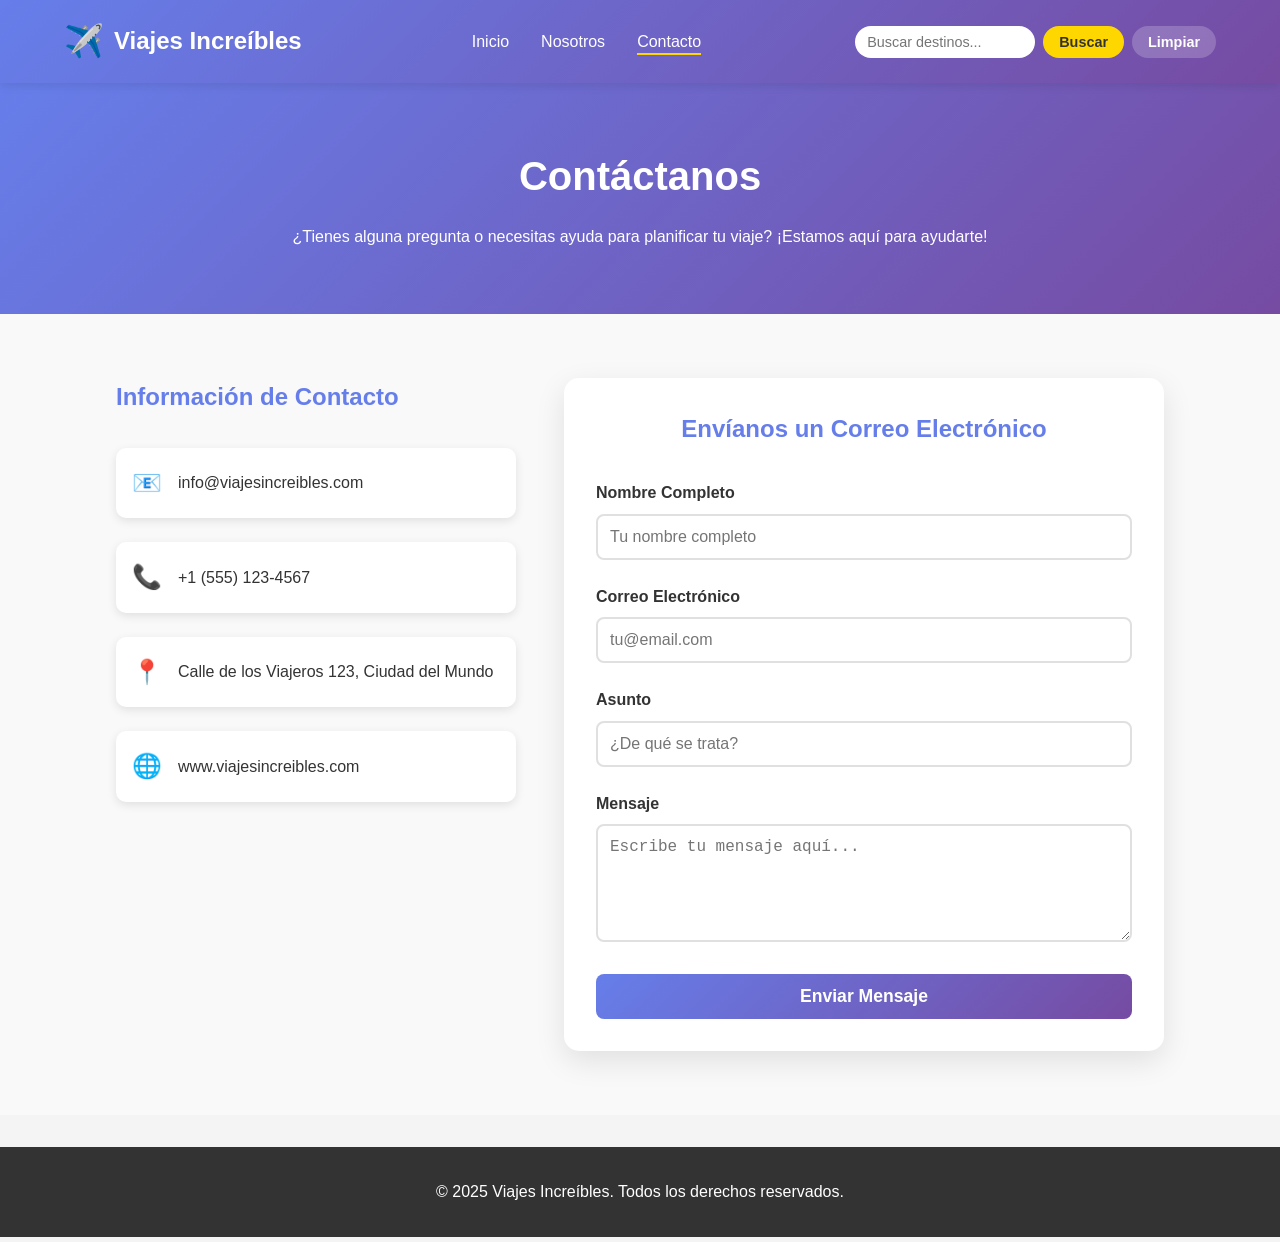
<file: contacto.html>
<!DOCTYPE html>
<html lang="es">
<head>
    <meta charset="UTF-8">
    <meta name="viewport" content="width=device-width, initial-scale=1.0">
    <title>Viajes Increíbles - Contacto</title>
    <link rel="stylesheet" href="css/style.css">
</head>
<body>
    <!-- Barra de navegación -->
    <nav class="navbar">
        <div class="logo">
            <span class="logo-icon">✈️</span>
            <span>Viajes Increíbles</span>
        </div>
        <ul class="nav-links">
            <li><a href="index.html">Inicio</a></li>
            <li><a href="nosotros.html">Nosotros</a></li>
            <li><a href="contacto.html" class="active">Contacto</a></li>
        </ul>
        <div class="search-bar">
            <input type="text" id="searchInput" placeholder="Buscar destinos...">
            <button class="search-btn" onclick="performSearch()">Buscar</button>
            <button class="clear-btn" onclick="clearSearch()">Limpiar</button>
        </div>
        <div class="hamburger">
            <span></span>
            <span></span>
            <span></span>
        </div>
    </nav>

    <!-- Sección de Contacto -->
    <section class="contact-section">
        <div class="contact-hero">
            <h1>Contáctanos</h1>
            <p>¿Tienes alguna pregunta o necesitas ayuda para planificar tu viaje? ¡Estamos aquí para ayudarte!</p>
        </div>

        <div class="contact-container">
            <div class="contact-info">
                <h2>Información de Contacto</h2>
                <div class="info-item">
                    <span class="info-icon">📧</span>
                    <p>info@viajesincreibles.com</p>
                </div>
                <div class="info-item">
                    <span class="info-icon">📞</span>
                    <p>+1 (555) 123-4567</p>
                </div>
                <div class="info-item">
                    <span class="info-icon">📍</span>
                    <p>Calle de los Viajeros 123, Ciudad del Mundo</p>
                </div>
                <div class="info-item">
                    <span class="info-icon">🌐</span>
                    <p>www.viajesincreibles.com</p>
                </div>
            </div>

            <div class="contact-form-container">
                <h2>Envíanos un Correo Electrónico</h2>
                <form id="contactForm" action="#" method="POST">
                    <div class="form-group">
                        <label for="nombre">Nombre Completo</label>
                        <input type="text" id="nombre" name="nombre" required placeholder="Tu nombre completo">
                    </div>
                    <div class="form-group">
                        <label for="email">Correo Electrónico</label>
                        <input type="email" id="email" name="email" required placeholder="tu@email.com">
                    </div>
                    <div class="form-group">
                        <label for="asunto">Asunto</label>
                        <input type="text" id="asunto" name="asunto" required placeholder="¿De qué se trata?">
                    </div>
                    <div class="form-group">
                        <label for="mensaje">Mensaje</label>
                        <textarea id="mensaje" name="mensaje" rows="5" required placeholder="Escribe tu mensaje aquí..."></textarea>
                    </div>
                    <button type="submit" class="submit-btn">Enviar Mensaje</button>
                </form>
            </div>
        </div>
    </section>

    <footer>
        <p>&copy; 2025 Viajes Increíbles. Todos los derechos reservados.</p>
    </footer>

    <script src="js/app.js"></script>
</body>
</html>
</file>
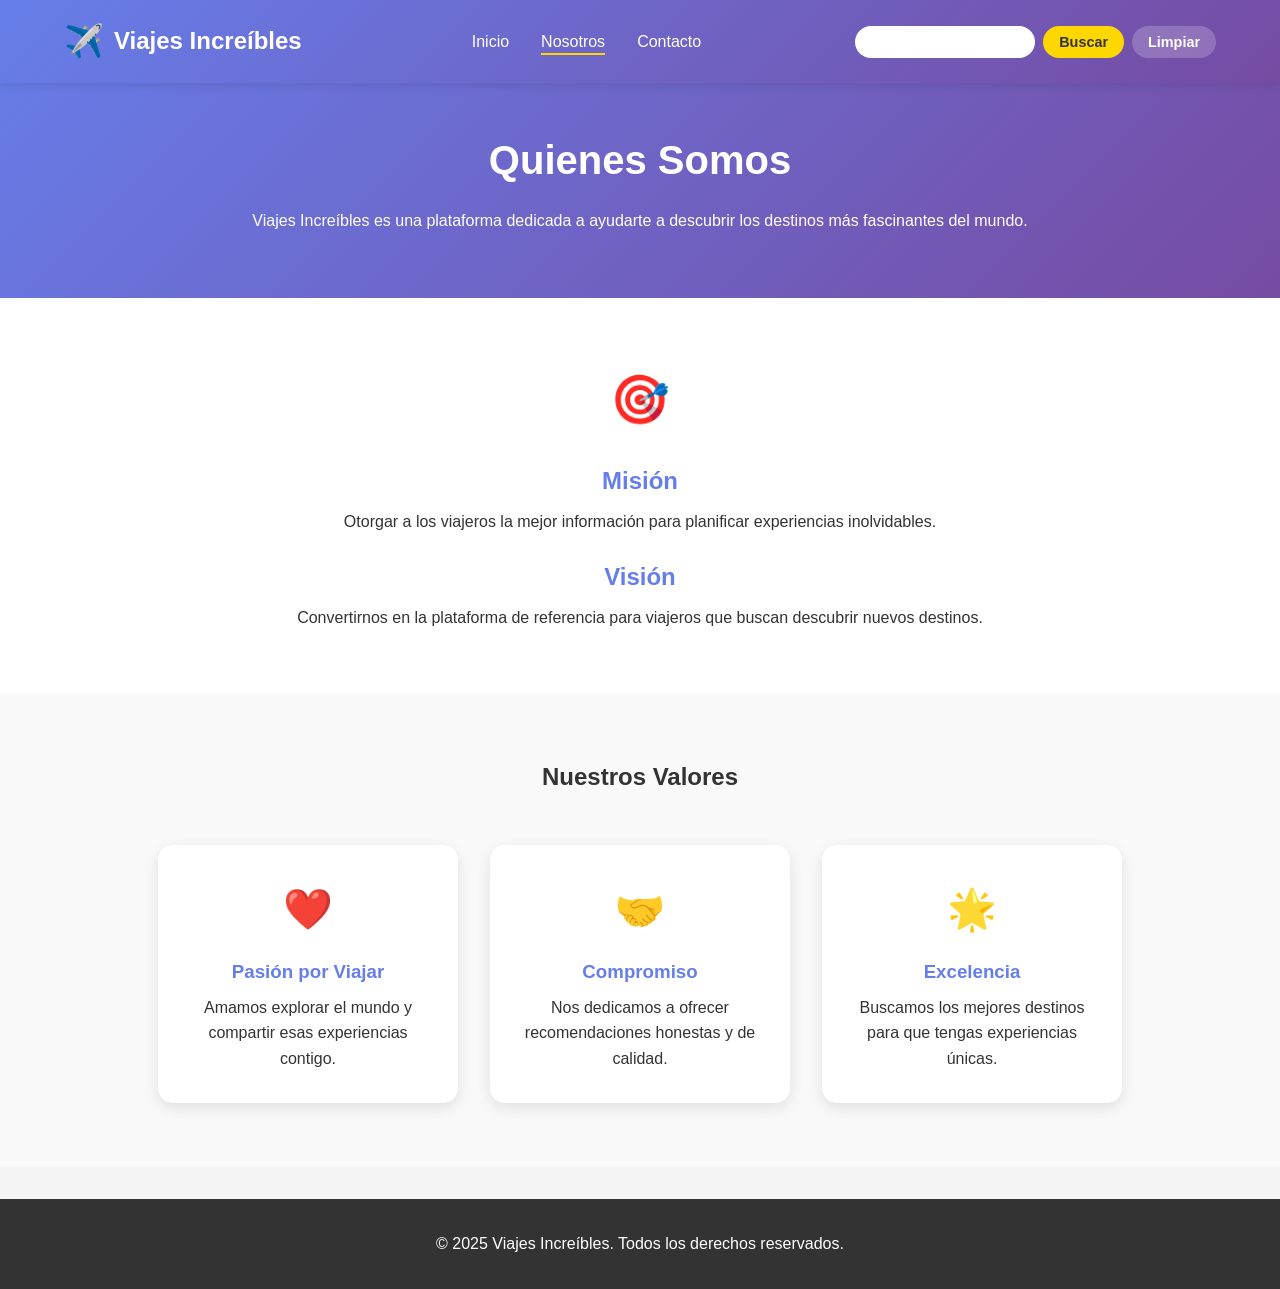
<file: nosotros.html>
<!DOCTYPE html>
<html lang="es">
<head>
    <meta charset="UTF-8">
    <meta name="viewport" content="width=device-width, initial-scale=1.0">
    <title>Viajes Increíbles - Nosotros</title>
    <link rel="stylesheet" href="css/style.css">
</head>
<body>
    <!-- Barra de navegación -->
    <nav class="navbar">
        <div class="logo">
            <span class="logo-icon">✈️</span>
            <span>Viajes Increíbles</span>
        </div>
        <ul class="nav-links">
            <li><a href="index.html">Inicio</a></li>
            <li><a href="nosotros.html" class="active">Nosotros</a></li>
            <li><a href="contacto.html">Contacto</a></li>
        </ul>
        <div class="search-bar">
            <input type="text" id="searchInput" implique destinos...">
            <button class="search-btn" onclick="performSearch()">Buscar</button>
            <button class="clear-btn" onclick="clearSearch()">Limpiar</button>
        </div>
        <div class="hamburger">
            <span></span>
            <span></span>
            <span></span>
        </div>
        </div>
    </nav>

    <!-- Sección Nosotros -->
    <section class="about-hero">
        <div class="about-hero-content">
            <h1>Quienes Somos</h1>
            <p>Viajes Increíbles es una plataforma dedicada a ayudarte a descubrir los destinos más fascinantes del mundo.</p>
        </div>
    </section>

    <section class="about-info">
        <div class="about-card">
            <span class="about-icon">🎯</span>
            <h2>Misión</h2>
            <p>Otorgar a los viajeros la mejor información para planificar experiencias inolvidables.</p>
            
            <h2>Visión</h2>
            <p>Convertirnos en la plataforma de referencia para viajeros que buscan descubrir nuevos destinos.</p>
        </div>
    </section>

    <section class="values">
        <h2>Nuestros Valores</h2>
        <div class="values-grid">
            <div class="value-item">
                <span class="value-icon">❤️</span>
                <h3>Pasión por Viajar</h3>
                <p>Amamos explorar el mundo y compartir esas experiencias contigo.</p>
            </div>
            <div class="value-item">
                <span class="value-icon">🤝</span>
                <h3>Compromiso</h3>
                <p>Nos dedicamos a ofrecer recomendaciones honestas y de calidad.</p>
            </div>
            <div class="value-item">
                <span class="value-icon">🌟</span>
                <h3>Excelencia</h3>
                <p>Buscamos los mejores destinos para que tengas experiencias únicas.</p>
            </div>
        </div>
    </section>

    <footer>
        <p>&copy; 2025 Viajes Increíbles. Todos los derechos reservados.</p>
    </footer>

    <script src="js/app.js"></script>
</body>
</html>
</file>
<file: css/style.css>
/* General Styles */
* {
    margin: 0;
    padding: 0;
    box-sizing: border-box;
}

body {
    font-family: 'Segoe UI', Tahoma, Geneva, Verdana, sans-serif;
    line-height: 1.6;
    color: #333;
    background-color: #f4f4f4;
}

/* Navigation */
.navbar {
    display: flex;
    justify-content: space-between;
    align-items: center;
    padding: 1rem 5%;
    background: linear-gradient(135deg, #667eea 0%, #764ba2 100%);
    position: fixed;
    width: 100%;
    top: 0;
    z-index: 1000;
    box-shadow: 0 2px 10px rgba(0,0,0,0.1);
}

.logo {
    display: flex;
    align-items: center;
    color: white;
    font-size: 1.5rem;
    font-weight: bold;
}

.logo-icon {
    font-size: 2rem;
    margin-right: 10px;
}

.nav-links {
    display: flex;
    list-style: none;
}

.nav-links li {
    margin-left: 2rem;
}

.nav-links a {
    color: white;
    text-decoration: none;
    font-weight: 500;
    transition: color 0.3s ease;
    position: relative;
}

.nav-links a::after {
    content: '';
    position: absolute;
    width: 0;
    height: 2px;
    bottom: -5px;
    left: 0;
    background-color: #ffd700;
    transition: width 0.3s ease;
}

.nav-links a:hover::after,
.nav-links a.active::after {
    width: 100%;
}

/* Hamburger Menu */
.hamburger {
    display: none;
    flex-direction: column;
    cursor: pointer;
}

.hamburger span {
    width: 25px;
    height: 3px;
    background-color: white;
    margin: 3px 0;
    transition: 0.4s;
}

/* Hero Section */
.hero {
    background: linear-gradient(rgba(0,0,0,0.5), rgba(0,0,0,0.5)), url('../imagenes/hero-bg.jpg') no-repeat center center/cover;
    height: 100vh;
    display: flex;
    align-items: center;
    justify-content: center;
    text-align: center;
    color: white;
    padding-top: 80px;
}

.hero-content h1 {
    font-size: 3rem;
    margin-bottom: 1rem;
    text-shadow: 2px 2px 4px rgba(0,0,0,0.5);
}

.hero-content p {
    font-size: 1.2rem;
    margin-bottom: 2rem;
    max-width: 600px;
    margin-left: auto;
    margin-right: auto;
}

.cta-button {
    display: inline-block;
    background-color: #ffd700;
    color: #333;
    padding: 12px 30px;
    text-decoration: none;
    border-radius: 50px;
    font-weight: bold;
    transition: transform 0.3s ease, box-shadow 0.3s ease;
}

.cta-button:hover {
    transform: translateY(-3px);
    box-shadow: 0 10px 20px rgba(0,0,0,0.2);
}

/* Highlight Points */
.highlight-points {
    display: flex;
    justify-content: center;
    flex-wrap: wrap;
    padding: 4rem 5%;
    background-color: white;
    gap: 2rem;
}

.point {
    flex: 1;
    min-width: 250px;
    max-width: 300px;
    text-align: center;
    padding: 2rem;
    border-radius: 15px;
    box-shadow: 0 5px 15px rgba(0,0,0,0.1);
    transition: transform 0.3s ease;
}

.point:hover {
    transform: translateY(-10px);
}

.point-icon {
    font-size: 3rem;
    margin-bottom: 1rem;
    display: block;
}

.point h3 {
    color: #667eea;
    margin-bottom: 0.5rem;
}

/* Recommendations Section */
.recommendations {
    padding: 4rem 5%;
    background-color: #f9f9f9;
}

.recommendations h2 {
    text-align: center;
    margin-bottom: 3rem;
    color: #333;
    font-size: 2.5rem;
}

.recommendation-card {
    background-color: white;
    border-radius: 15px;
    padding: 2rem;
    margin-bottom: 3rem;
    box-shadow: 0 10px 30px rgba(0,0,0,0.1);
}

.recommendation-card h3 {
    color: #667eea;
    margin-bottom: 1.5rem;
    font-size: 1.8rem;
    text-align: center;
}

.image-gallery {
    display: flex;
    gap: 2rem;
    justify-content: center;
    flex-wrap: wrap;
    margin-bottom: 1.5rem;
}

.image-container {
    position: relative;
    width: 400px;
    height: 300px;
    overflow: hidden;
    border-radius: 10px;
    box-shadow: 0 5px 15px rgba(0,0,0,0.1);
}

.image-container img {
    width: 100%;
    height: 100%;
    object-fit: cover;
    transition: transform 0.3s ease;
}

.image-container:hover img {
    transform: scale(1.1);
}

.image-overlay {
    position: absolute;
    bottom: 0;
    left: 0;
    right: 0;
    background: rgba(0,0,0,0.7);
    color: white;
    padding: 1rem;
    text-align: center;
    opacity: 0;
    transition: opacity 0.3s ease;
}

.image-container:hover .image-overlay {
    opacity: 1;
}

.recommendation-desc {
    text-align: center;
    color: #666;
    max-width: 800px;
    margin: 0 auto;
}

/* About Page Styles */
.about-hero {
    background: linear-gradient(135deg, #667eea 0%, #764ba2 100%);
    color: white;
    padding: 8rem 5% 4rem;
    text-align: center;
}

.about-hero-content h1 {
    font-size: 2.5rem;
    margin-bottom: 1rem;
}

.about-info {
    padding: 4rem 5%;
    background-color: white;
    display: flex;
    justify-content: center;
}

.about-card {
    max-width: 800px;
    text-align: center;
}

.about-icon {
    font-size: 3rem;
    display: block;
    margin-bottom: 1rem;
}

.about-card h2 {
    color: #667eea;
    margin: 1.5rem 0 0.5rem;
}

.values {
    padding: 4rem 5%;
    background-color: #f9f9f9;
}

.values h2 {
    text-align: center;
    margin-bottom: 3rem;
    color: #333;
}

.values-grid {
    display: flex;
    justify-content: center;
    flex-wrap: wrap;
    gap: 2rem;
}

.value-item {
    flex: 1;
    min-width: 250px;
    max-width: 300px;
    background-color: white;
    padding: 2rem;
    border-radius: 15px;
    box-shadow: 0 5px 15px rgba(0,0,0,0.1);
    text-align: center;
    transition: transform 0.3s ease;
}

.value-item:hover {
    transform: translateY(-5px);
}

.value-icon {
    font-size: 2.5rem;
    display: block;
    margin-bottom: 1rem;
}

.value-item h3 {
    color: #667eea;
    margin-bottom: 0.5rem;
}

/* Contact Page Styles */
.contact-section {
    padding-top: 80px;
}

.contact-hero {
    background: linear-gradient(135deg, #667eea 0%, #764ba2 100%);
    color: white;
    padding: 4rem 5%;
    text-align: center;
}

.contact-hero h1 {
    font-size: 2.5rem;
    margin-bottom: 1rem;
}

.contact-container {
    display: flex;
    flex-wrap: wrap;
    justify-content: center;
    gap: 3rem;
    padding: 4rem 5%;
    background-color: #f9f9f9;
}

.contact-info {
    flex: 1;
    min-width: 300px;
    max-width: 400px;
}

.contact-info h2 {
    color: #667eea;
    margin-bottom: 2rem;
}

.info-item {
    display: flex;
    align-items: center;
    margin-bottom: 1.5rem;
    background-color: white;
    padding: 1rem;
    border-radius: 10px;
    box-shadow: 0 3px 10px rgba(0,0,0,0.1);
}

.info-icon {
    font-size: 1.5rem;
    margin-right: 1rem;
}

.contact-form-container {
    flex: 2;
    min-width: 300px;
    max-width: 600px;
    background-color: white;
    padding: 2rem;
    border-radius: 15px;
    box-shadow: 0 10px 30px rgba(0,0,0,0.1);
}

.contact-form-container h2 {
    color: #667eea;
    margin-bottom: 2rem;
    text-align: center;
}

.form-group {
    margin-bottom: 1.5rem;
}

.form-group label {
    display: block;
    margin-bottom: 0.5rem;
    color: #333;
    font-weight: bold;
}

.form-group input,
.form-group textarea {
    width: 100%;
    padding: 12px;
    border: 2px solid #e0e0e0;
    border-radius: 8px;
    font-size: 1rem;
    transition: border-color 0.3s ease;
}

.form-group input:focus,
.form-group textarea:focus {
    border-color: #667eea;
    outline: none;
}

.submit-btn {
    display: block;
    width: 100%;
    padding: 12px;
    background: linear-gradient(135deg, #667eea 0%, #764ba2 100%);
    color: white;
    border: none;
    border-radius: 8px;
    font-size: 1.1rem;
    font-weight: bold;
    cursor: pointer;
    transition: transform 0.3s ease, box-shadow 0.3s ease;
}

.submit-btn:hover {
    transform: translateY(-3px);
    box-shadow: 0 5px 15px rgba(102, 126, 234, 0.4);
}

/* ========== SEARCH BAR ========== */
.search-bar {
    display: flex;
    align-items: center;
    gap: 0.5rem;
    margin-left: 1rem;
}

.search-bar input {
    padding: 8px 12px;
    border: none;
    border-radius: 20px;
    font-size: 0.9rem;
    width: 180px;
    outline: none;
}

.search-bar button {
    padding: 8px 16px;
    border: none;
    border-radius: 20px;
    cursor: pointer;
    font-weight: bold;
    font-size: 0.9rem;
    transition: all 0.3s ease;
}

.search-btn {
    background-color: #ffd700;
    color: #333;
}

.search-btn:hover {
    background-color: #ffed4e;
    transform: translateY(-2px);
    box-shadow: 0 4px 8px rgba(0,0,0,0.2);
}

.clear-btn {
    background-color: rgba(255,255,255,0.2);
    color: white;
    border: 1px solid rgba(255,255,255,0.4);
}

.clear-btn:hover {
    background-color: rgba(255,255,255,0.3);
    transform: translateY(-2px);
}

/* ========== SEARCH RESULTS ========== */
.search-results {
    display: none;
    padding: 2rem 5%;
    background-color: #e8f4f8;
    border-bottom: 2px solid #667eea;
}

.search-results.active {
    display: block;
}

.search-results h2 {
    color: #667eea;
    margin-bottom: 1rem;
    text-align: center;
}

.search-results .no-results {
    text-align: center;
    color: #666;
    padding: 2rem;
    font-style: italic;
}

.hidden-card {
    display: none !important;
}

.visible-card {
    display: block !important;
}
footer {
    background-color: #333;
    color: white;
    text-align: center;
    padding: 2rem;
    margin-top: 2rem;
}

/* ========== RESPONSIVE DESIGN ========== */
@media (max-width: 992px) {
    .search-bar {
        margin: 0.5rem 0;
        width: 100%;
        justify-content: center;
    }
    
    .search-bar input {
        width: 150px;
    }
}

@media (max-width: 768px) {
    .nav-links {
        display: none;
        flex-direction: column;
        position: absolute;
        top: 60px;
        left: 0;
        width: 100%;
        background: linear-gradient(135deg, #667eea 0%, #764ba2 100%);
        padding: 1rem;
    }

    .nav-links.active {
        display: flex;
    }

    .nav-links li {
        margin: 0.5rem 0;
    }

    .hamburger {
        display: flex;
    }

    .hero-content h1 {
        font-size: 2rem;
    }

    .image-container {
        width: 100%;
        height: 250px;
    }

    .contact-container {
        flex-direction: column;
        align-items: center;
    }
}
</file>
